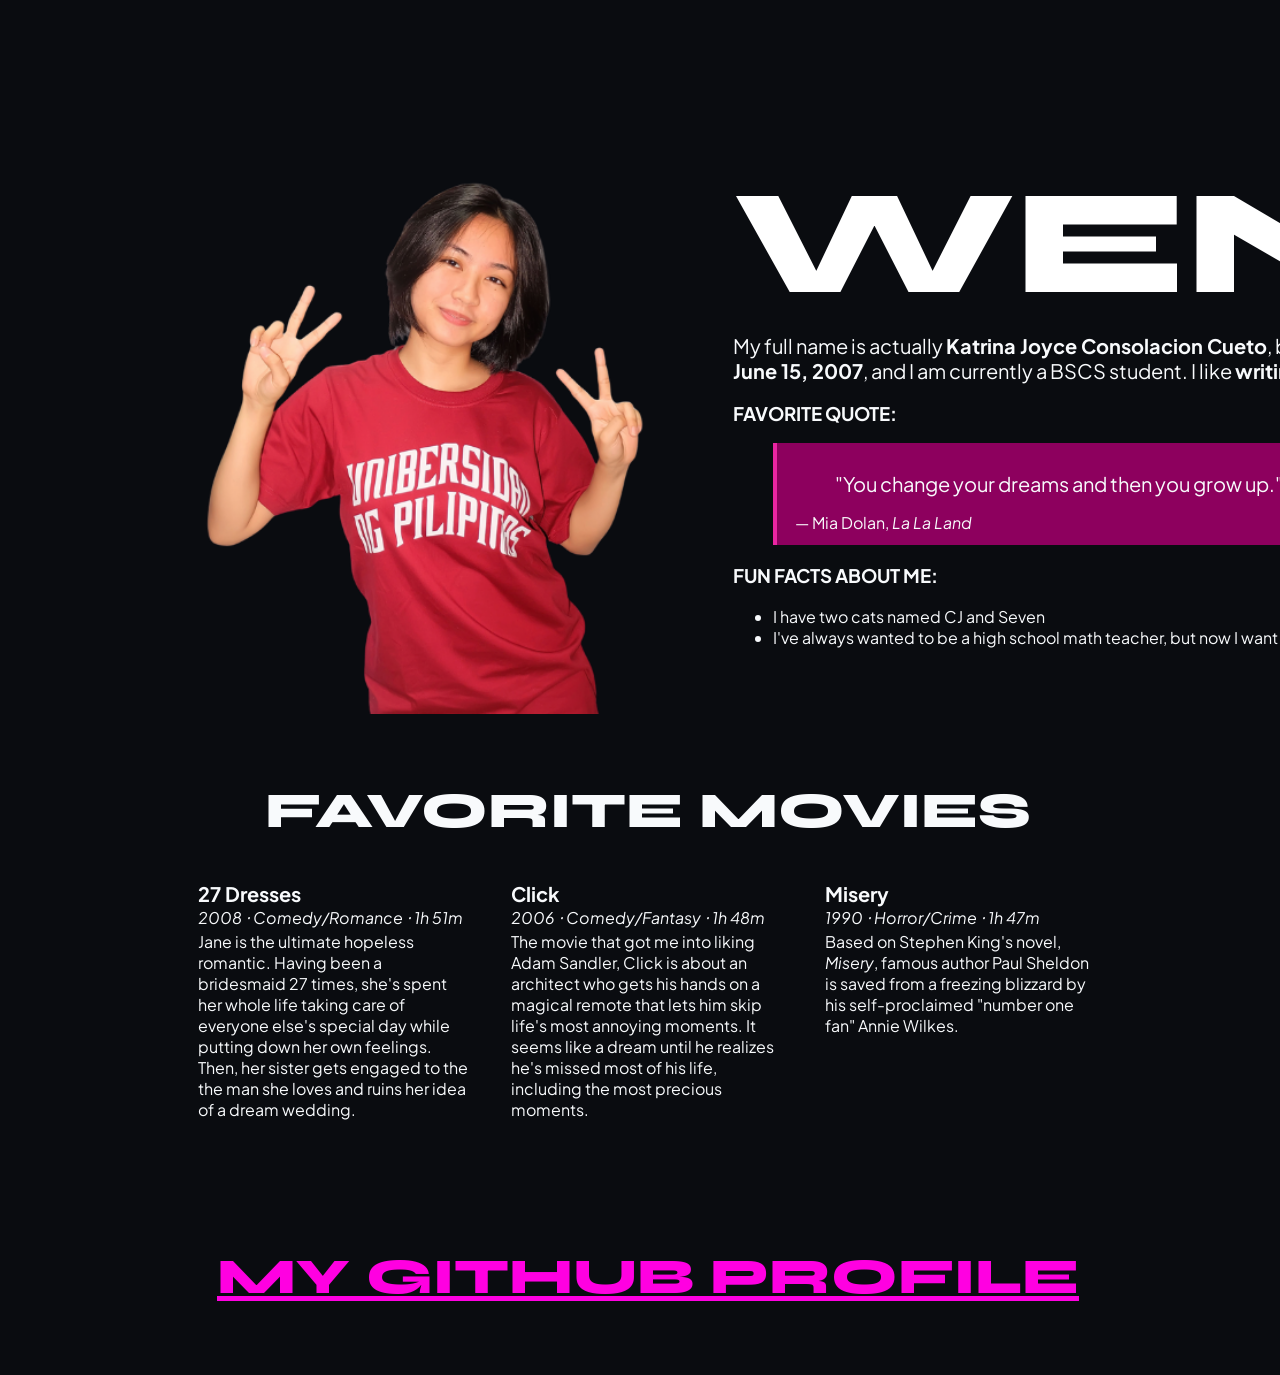
<file: Cueto_me-1.html>
<!DOCTYPE html>
<html lang="en">
<head>
    <meta charset="UTF-8">
    <meta name="viewport" content="width=device-width, initial-scale=1.0">
    <title>Machine Exercise 1</title>
    <link href="styles-me2.css" rel="stylesheet">

    <link rel="preconnect" href="https://fonts.googleapis.com">
    <link rel="preconnect" href="https://fonts.gstatic.com" crossorigin>
    <link href="https://fonts.googleapis.com/css2?family=Plus+Jakarta+Sans:ital,wght@0,200..800;1,200..800&display=swap" rel="stylesheet">

    <link rel="preconnect" href="https://fonts.googleapis.com">
    <link rel="preconnect" href="https://fonts.gstatic.com" crossorigin>
    <link href="https://fonts.googleapis.com/css2?family=Syne:wght@400..800&display=swap" rel="stylesheet">
</head>

<body>
    <div class="front-card">
        <div class="pic">
            <img src="katrina-transparent.png" alt="A picture of Katrina">
        </div>
        
        <div class="info">
            <h1 id="nickname">Wendy</h1>
            <p>My full name is actually <b>Katrina Joyce Consolacion Cueto</b>, but I prefer being called Wendy!
            I was born on <b>June 15, 2007</b>, and I am currently a BSCS student. I like <b>writing fiction, drawing, and cooking.</b>
            </p>

            <div>
            <h3>FAVORITE QUOTE:</h3>
                <figure class="quotebox">
                    <blockquote cite="https://example.com">
                        <p>"You change your dreams and then you grow up."</p>
                    </blockquote>
                     <figcaption>
                    — Mia Dolan, <cite>La La Land</cite>
                    </figcaption>
                </figure>
            </div>

            <div>
            <h3>FUN FACTS ABOUT ME:</h3>
                <ul>
                    <li>I have two cats named CJ and Seven</li>
                    <li>I've always wanted to be a high school math teacher, but now
                        I want to be a full-time clothier and author</li>
                </ul>
            
            </div>
        </div>
    </div>

    <div class="card">
        <h1>Favorite Movies</h1>
        <div class="fav-movies-container">
            <div class="movie">
                <h3>27 Dresses</h3>
                <p><i>2008 ‧ Comedy/Romance ‧ 1h 51m</i></p>
                <p>Jane is the ultimate hopeless romantic. Having been a bridesmaid 27 times, she's spent her whole
                   life taking care of everyone else's special day while putting down her own feelings. Then, her sister
                   gets engaged to the the man she loves and ruins her idea of a dream wedding.
                </p>
            </div>

            <div class="movie">
                <h3>Click</h3>
                <p><i>2006 ‧ Comedy/Fantasy ‧ 1h 48m</i></p>
                <p>The movie that got me into liking Adam Sandler, Click is about an architect who gets his hands on a 
                   magical remote that lets him skip life's most annoying moments. It seems like a dream until he realizes
                   he's missed most of his life, including the most precious moments.
                </p>
            </div>

            <div class="movie">
                <h3>Misery</h3>
                <p><i>1990 ‧ Horror/Crime ‧ 1h 47m</i></p>
                <p>Based on Stephen King's novel, <i>Misery</i>, famous author
                   Paul Sheldon is saved from a freezing blizzard by his self-proclaimed "number one fan"
                   Annie Wilkes.</p>
            </div>
        </div>
    </div>

    <div class="fun-facts">

    </div>

    <div class="github-card">
        <a id="github-link" target="_blank" href="https://github.com/koryander"><h1>MY GITHUB PROFILE</h1></a>
    </div>
</body>
</html>
</file>
<file: styles-me2.css>
*, *::before, *::after 
{
    box-sizing: border-box; 
}

body {
    background-color: #0a0c10;
}

body {
    font-family: "Plus Jakarta Sans", sans-serif;
    color: #f8fafc;
    display: flex;
    flex-direction: column;
    align-items: center;
    width: 100%;
}

.front-card {
    display: flex;
    align-content: space-evenly;
    margin: 75px;
    padding: 10px;
    width: 75%;
    margin-bottom: 0px;
}

.quotebox {
    margin-top: 10px;
    padding: 12px 18px;
    border-left: 4px solid #eb25a2;
    background-color: #8d005e;
}

.card, .github-card {
    display: grid;
    place-items: center;
    align-self: center;
    
    margin: 50px;
    margin-top: 0px;
    padding: 10px;
    width: 75%;
}

.card h1, .github-card h1{
    margin-bottom: 0px;
    font-family: "Syne", sans-serif;
    font-optical-sizing: auto;
    font-size: 50px;
    font-weight: 800;
    font-style: normal;
    text-transform: uppercase;
}

#nickname {
    margin-top: 0px;
    margin-bottom: 0px;
    font-family: "Syne", sans-serif;
    font-optical-sizing: auto;
    font-size: 150px;
    font-weight: 900;
    font-style: normal;
    text-transform: uppercase;
    color: white;
}

.pic {
    margin: 10px;
}

.pic img {
    width: 475px;
    height: auto;
}

.info {
    padding: 10px;
    margin: 50px;
}

.front-card p {
    margin: 0px;
    font-size: 20px;
}


.fav-movies-container {
    display: flex;
    justify-content: space-around;
    flex: 1;
    flex-direction: row;
}

.movie {
    flex: 1;
    padding: 10px;
    margin: 10px;
}

.movie h3 {
    margin-bottom: 0px;
    font-size: 20px;
}

.movie p {
    margin-top: 1px;
    margin-bottom: 3px;
}

#github-link {
    transition: all 0.2s ease-in-out;
    color: #ff00e1;
}

#github-link:hover {
    color: #e41f9cb9;
}

#github-link:visited {
    color: #a912c3;
}
</file>
